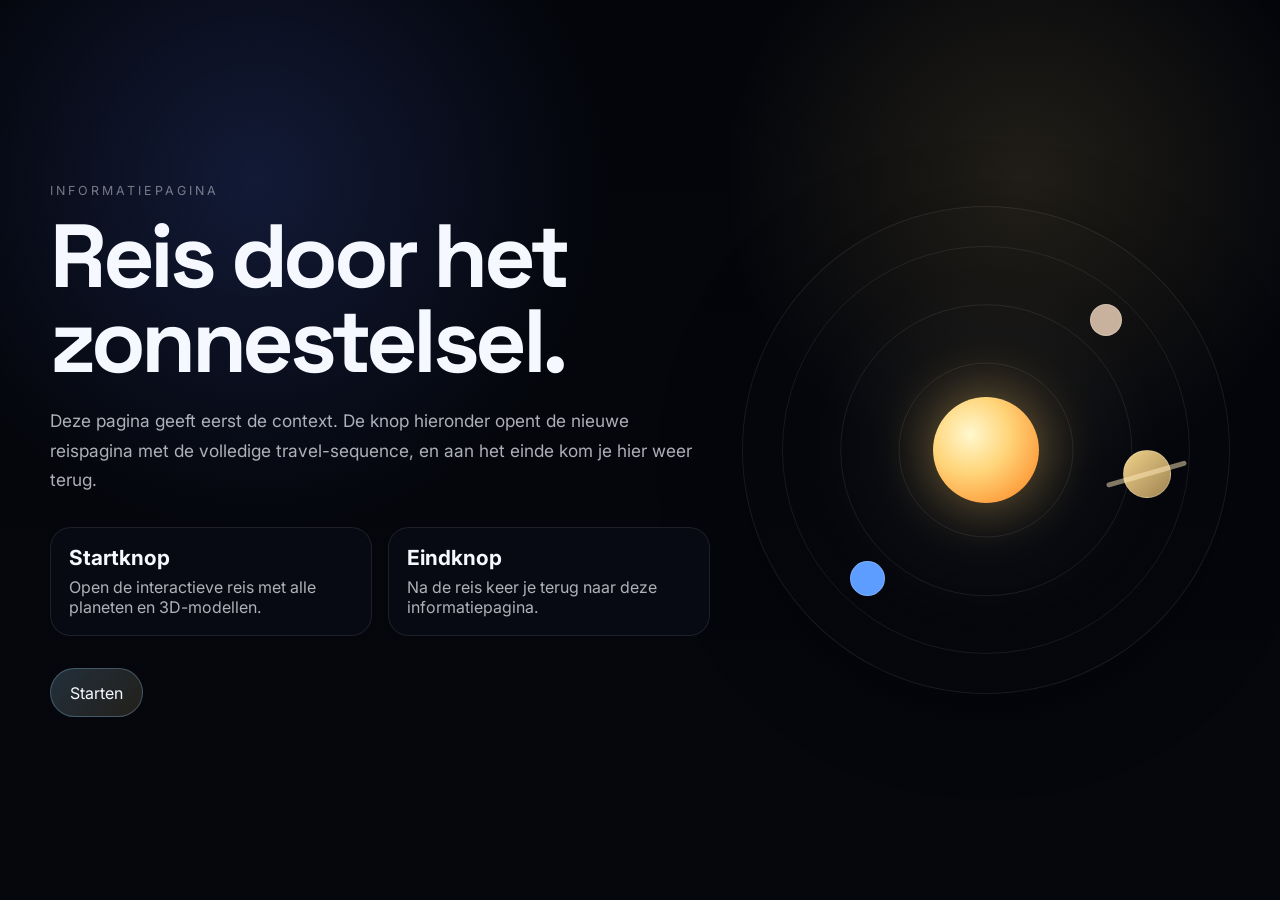
<file: NLTmelkwegstelsel-main/info.html>
<!DOCTYPE html>
<html lang="nl">
<head>
  <meta charset="UTF-8">
  <meta name="viewport" content="width=device-width, initial-scale=1.0">
  <title>Info | Reis door het Zonnestelsel</title>
  <meta name="description" content="Informatiepagina met een startknop naar de interactieve zonnestelsel-reis.">
  <link rel="icon" type="image/svg+xml" href="../favicon.svg">
  <link rel="preconnect" href="https://fonts.googleapis.com">
  <link rel="preconnect" href="https://fonts.gstatic.com" crossorigin>
  <link href="https://fonts.googleapis.com/css2?family=Inter:wght@400;500;600;700;800&family=Space+Grotesk:wght@500;700&display=swap" rel="stylesheet">
  <style>
    :root {
      color-scheme: dark;
      --bg: #05070d;
      --panel: rgba(10, 14, 24, 0.7);
      --border: rgba(255, 255, 255, 0.09);
      --text: #f6f8ff;
      --muted: rgba(246, 248, 255, 0.7);
      --accent: #9ad7ff;
      --accent-2: #ffd57a;
    }

    * { box-sizing: border-box; }
    html { scroll-behavior: smooth; }
    body {
      margin: 0;
      min-height: 100vh;
      font-family: 'Inter', sans-serif;
      color: var(--text);
      background:
        radial-gradient(circle at 20% 20%, rgba(86, 119, 255, 0.18), transparent 28%),
        radial-gradient(circle at 80% 20%, rgba(255, 213, 122, 0.12), transparent 24%),
        linear-gradient(180deg, #03050a 0%, #05070d 100%);
      overflow-x: hidden;
    }

    body::before {
      content: '';
      position: fixed;
      inset: 0;
      pointer-events: none;
      background-image: radial-gradient(rgba(255,255,255,0.06) 1px, transparent 1px);
      background-size: 28px 28px;
      opacity: 0.08;
    }

    .page {
      min-height: 100vh;
      display: grid;
      grid-template-columns: minmax(0, 1.15fr) minmax(300px, 0.85fr);
      gap: 2rem;
      align-items: center;
      width: min(1180px, calc(100% - 2rem));
      margin: 0 auto;
      padding: 2rem 0;
    }

    .copy {
      position: relative;
      z-index: 1;
    }

    .eyebrow {
      margin: 0 0 1rem;
      text-transform: uppercase;
      letter-spacing: 0.24em;
      color: rgba(246, 248, 255, 0.45);
      font-size: 0.78rem;
    }

    h1 {
      margin: 0;
      font-family: 'Space Grotesk', sans-serif;
      font-size: clamp(3rem, 7vw, 6rem);
      line-height: 0.95;
      letter-spacing: -0.05em;
      max-width: 11ch;
    }

    .lead {
      margin: 1.4rem 0 0;
      max-width: 60ch;
      color: var(--muted);
      font-size: clamp(1rem, 1.35vw, 1.15rem);
      line-height: 1.7;
    }

    .cards {
      display: grid;
      grid-template-columns: repeat(2, minmax(0, 1fr));
      gap: 1rem;
      margin-top: 2rem;
    }

    .card {
      padding: 1.1rem;
      border: 1px solid var(--border);
      border-radius: 1.3rem;
      background: var(--panel);
      backdrop-filter: blur(18px);
    }

    .card strong {
      display: block;
      font-size: 1.3rem;
      margin-bottom: 0.45rem;
    }

    .card p {
      margin: 0;
      color: var(--muted);
    }

    .actions {
      display: flex;
      flex-wrap: wrap;
      gap: 0.9rem;
      margin-top: 2rem;
    }

    .button {
      display: inline-flex;
      align-items: center;
      justify-content: center;
      min-height: 3rem;
      padding: 0.85rem 1.2rem;
      border-radius: 999px;
      border: 1px solid var(--border);
      text-decoration: none;
      color: var(--text);
      transition: transform 0.2s ease, border-color 0.2s ease, background 0.2s ease;
    }

    .button:hover { transform: translateY(-1px); }
    .button--primary {
      background: linear-gradient(135deg, rgba(154, 215, 255, 0.2), rgba(255, 213, 122, 0.12));
      border-color: rgba(154, 215, 255, 0.28);
    }
    .button--ghost { background: rgba(255, 255, 255, 0.03); }

    .orbit-panel {
      position: relative;
      aspect-ratio: 1;
      border-radius: 50%;
      border: 1px solid rgba(255,255,255,0.08);
      background: radial-gradient(circle at 50% 50%, rgba(255, 214, 136, 0.08), rgba(255,255,255,0.02) 35%, transparent 55%);
      display: grid;
      place-items: center;
      box-shadow: 0 20px 80px rgba(0,0,0,0.35);
    }

    .orbit {
      position: absolute;
      inset: 50%;
      transform: translate(-50%, -50%);
      border-radius: 50%;
      border: 1px solid rgba(255,255,255,0.08);
    }

    .orbit.large { width: 84%; height: 84%; }
    .orbit.medium { width: 60%; height: 60%; }
    .orbit.small { width: 36%; height: 36%; }

    .sun {
      width: 22%;
      aspect-ratio: 1;
      border-radius: 50%;
      background: radial-gradient(circle at 35% 35%, #fff8ce, #ffd57a 40%, #fd9e3d 78%, #8f3f0d 100%);
      box-shadow: 0 0 60px rgba(255, 209, 111, 0.45);
    }

    .planet {
      position: absolute;
      border-radius: 50%;
      border: 1px solid rgba(255,255,255,0.18);
    }

    .planet.one { width: 2rem; height: 2rem; top: 20%; right: 22%; background: #c9b29d; }
    .planet.two { width: 2.2rem; height: 2.2rem; bottom: 20%; left: 22%; background: #5d9dff; }
    .planet.three { width: 3rem; height: 3rem; top: 50%; right: 12%; background: linear-gradient(135deg, #f0d28a, #9f8351); }
    .planet.three::after {
      content: '';
      position: absolute;
      inset: 50% -40% auto -40%;
      height: 0.3rem;
      border-radius: 999px;
      background: rgba(255, 234, 185, 0.5);
      transform: translateY(-50%) rotate(-16deg);
    }

    @media (max-width: 900px) {
      .page { grid-template-columns: 1fr; }
      h1 { max-width: 100%; }
      .orbit-panel { width: min(82vw, 420px); justify-self: center; }
    }

    @media (max-width: 640px) {
      .cards { grid-template-columns: 1fr; }
      .page { width: min(100% - 1rem, 1180px); }
    }
  </style>
</head>
<body>
  <main class="page">
    <section class="copy">
      <p class="eyebrow">informatiepagina</p>
      <h1>Reis door het zonnestelsel.</h1>
      <p class="lead">Deze pagina geeft eerst de context. De knop hieronder opent de nieuwe reispagina met de volledige travel-sequence, en aan het einde kom je hier weer terug.</p>
      <div class="cards">
        <div class="card">
          <strong>Startknop</strong>
          <p>Open de interactieve reis met alle planeten en 3D-modellen.</p>
        </div>
        <div class="card">
          <strong>Eindknop</strong>
          <p>Na de reis keer je terug naar deze informatiepagina.</p>
        </div>
      </div>
      <div class="actions">
        <a class="button button--primary" href="index.html">Starten</a>
      </div>
    </section>
    <div class="orbit-panel" aria-hidden="true">
      <div class="orbit large"></div>
      <div class="orbit medium"></div>
      <div class="orbit small"></div>
      <div class="sun"></div>
      <div class="planet one"></div>
      <div class="planet two"></div>
      <div class="planet three"></div>
    </div>
  </main>
</body>
</html>
</file>
